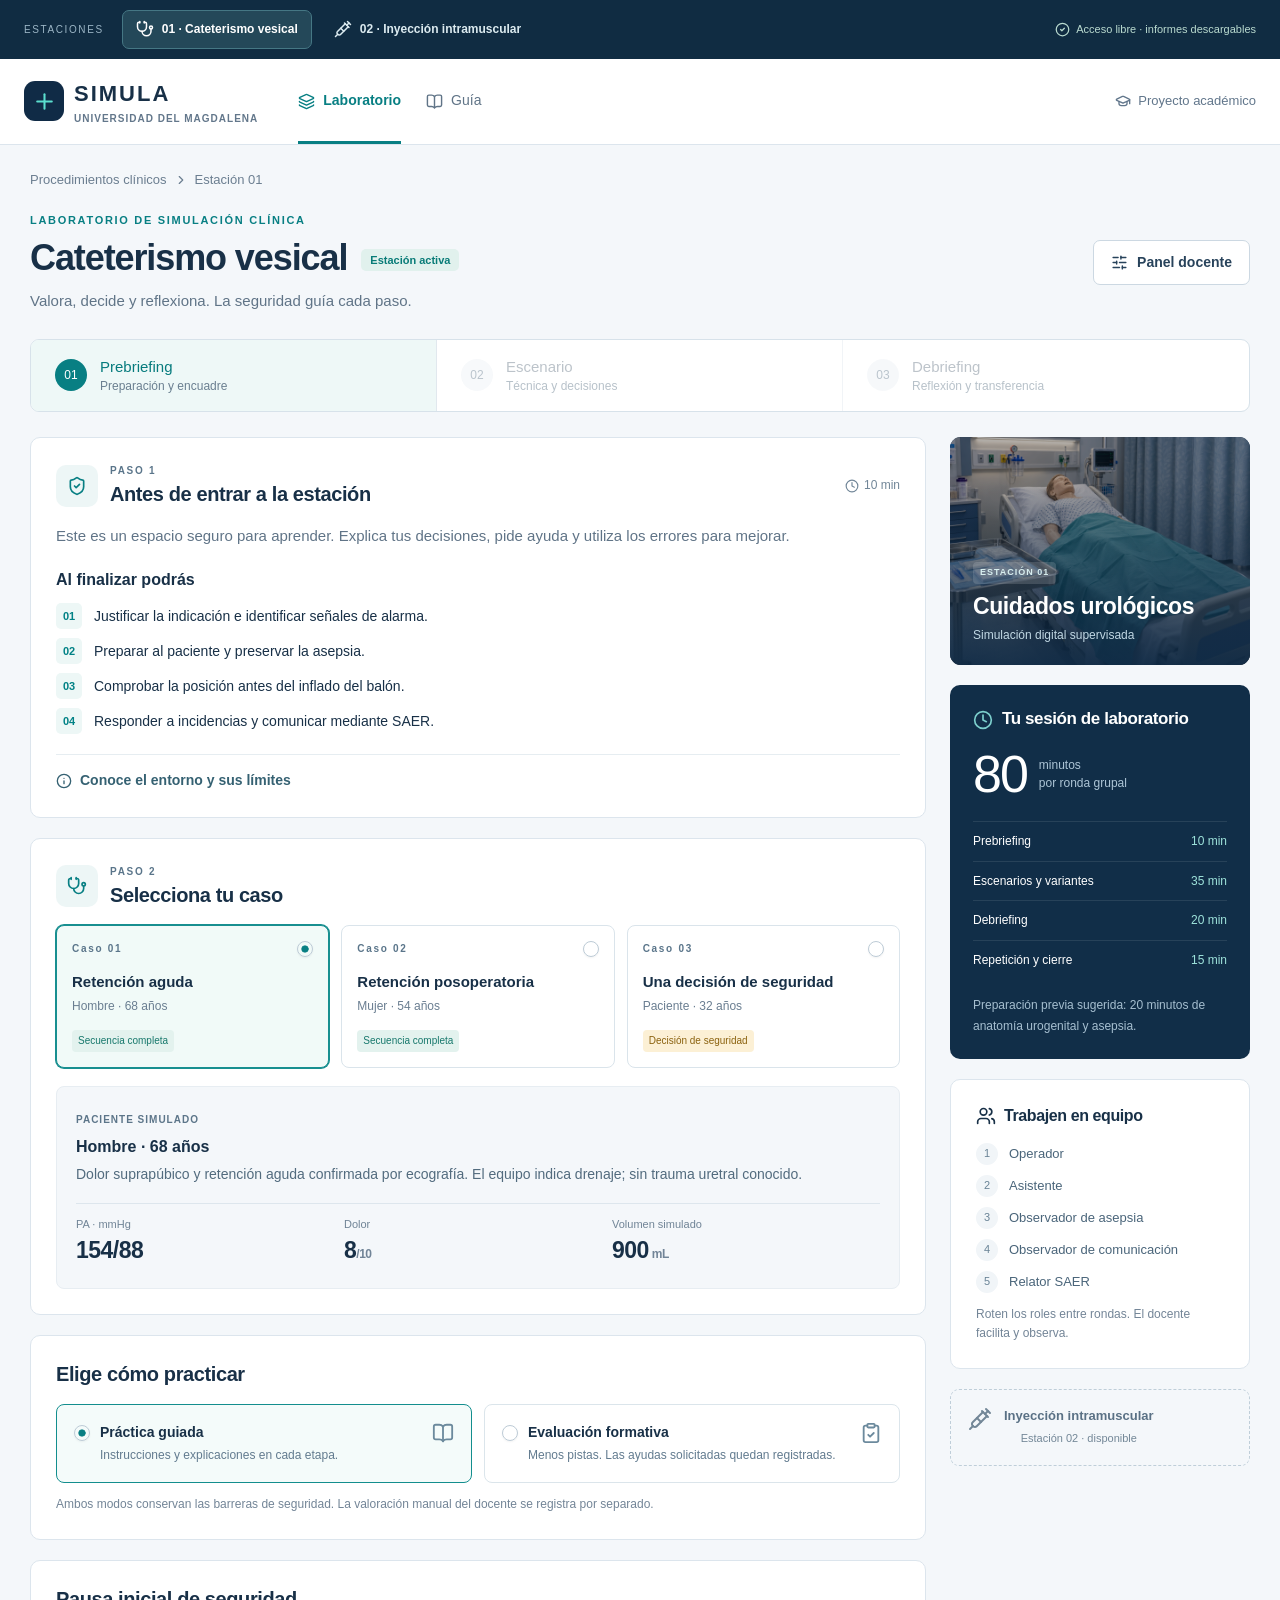
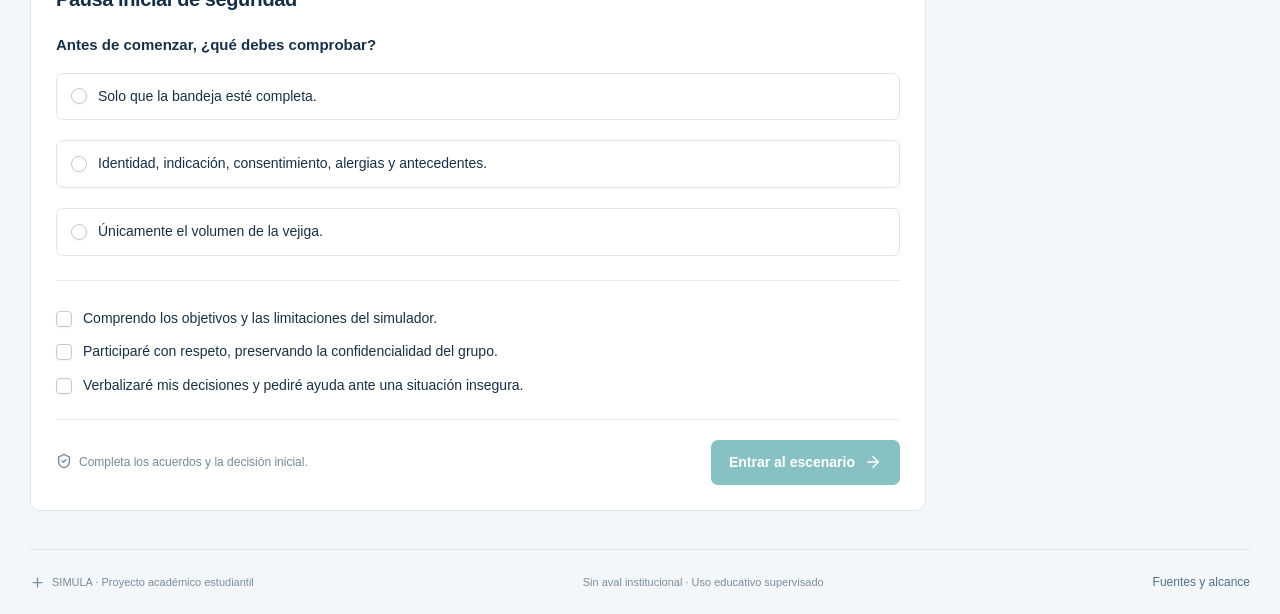
<file: index.html>
<!doctype html>
<html lang="es">
<head>
  <!-- == AQUÍ SE DEFINEN LOS METADATOS DEL LABORATORIO ESTÁTICO == -->
  <meta charset="UTF-8" />
  <meta name="viewport" content="width=device-width, initial-scale=1.0" />
  <meta name="description" content="Laboratorio de simulación clínica: cateterismo vesical e inyección intramuscular, con informes PDF locales." />
  <link rel="icon" href="./favicon.svg" />
  <title>SIMULA · Laboratorio de simulación clínica</title>
  <script type="module" crossorigin src="./assets/index-Gvp-WPJT.js"></script>
  <link rel="stylesheet" crossorigin href="./assets/index-CmR13Bh_.css">
</head>
<body>
  <!-- == AQUÍ REACT PRESENTA LAS DOS ESTACIONES == -->
  <div id="root"></div>
  <noscript>Activa JavaScript para utilizar el laboratorio y generar informes PDF.</noscript>
</body>
</html>
</file>
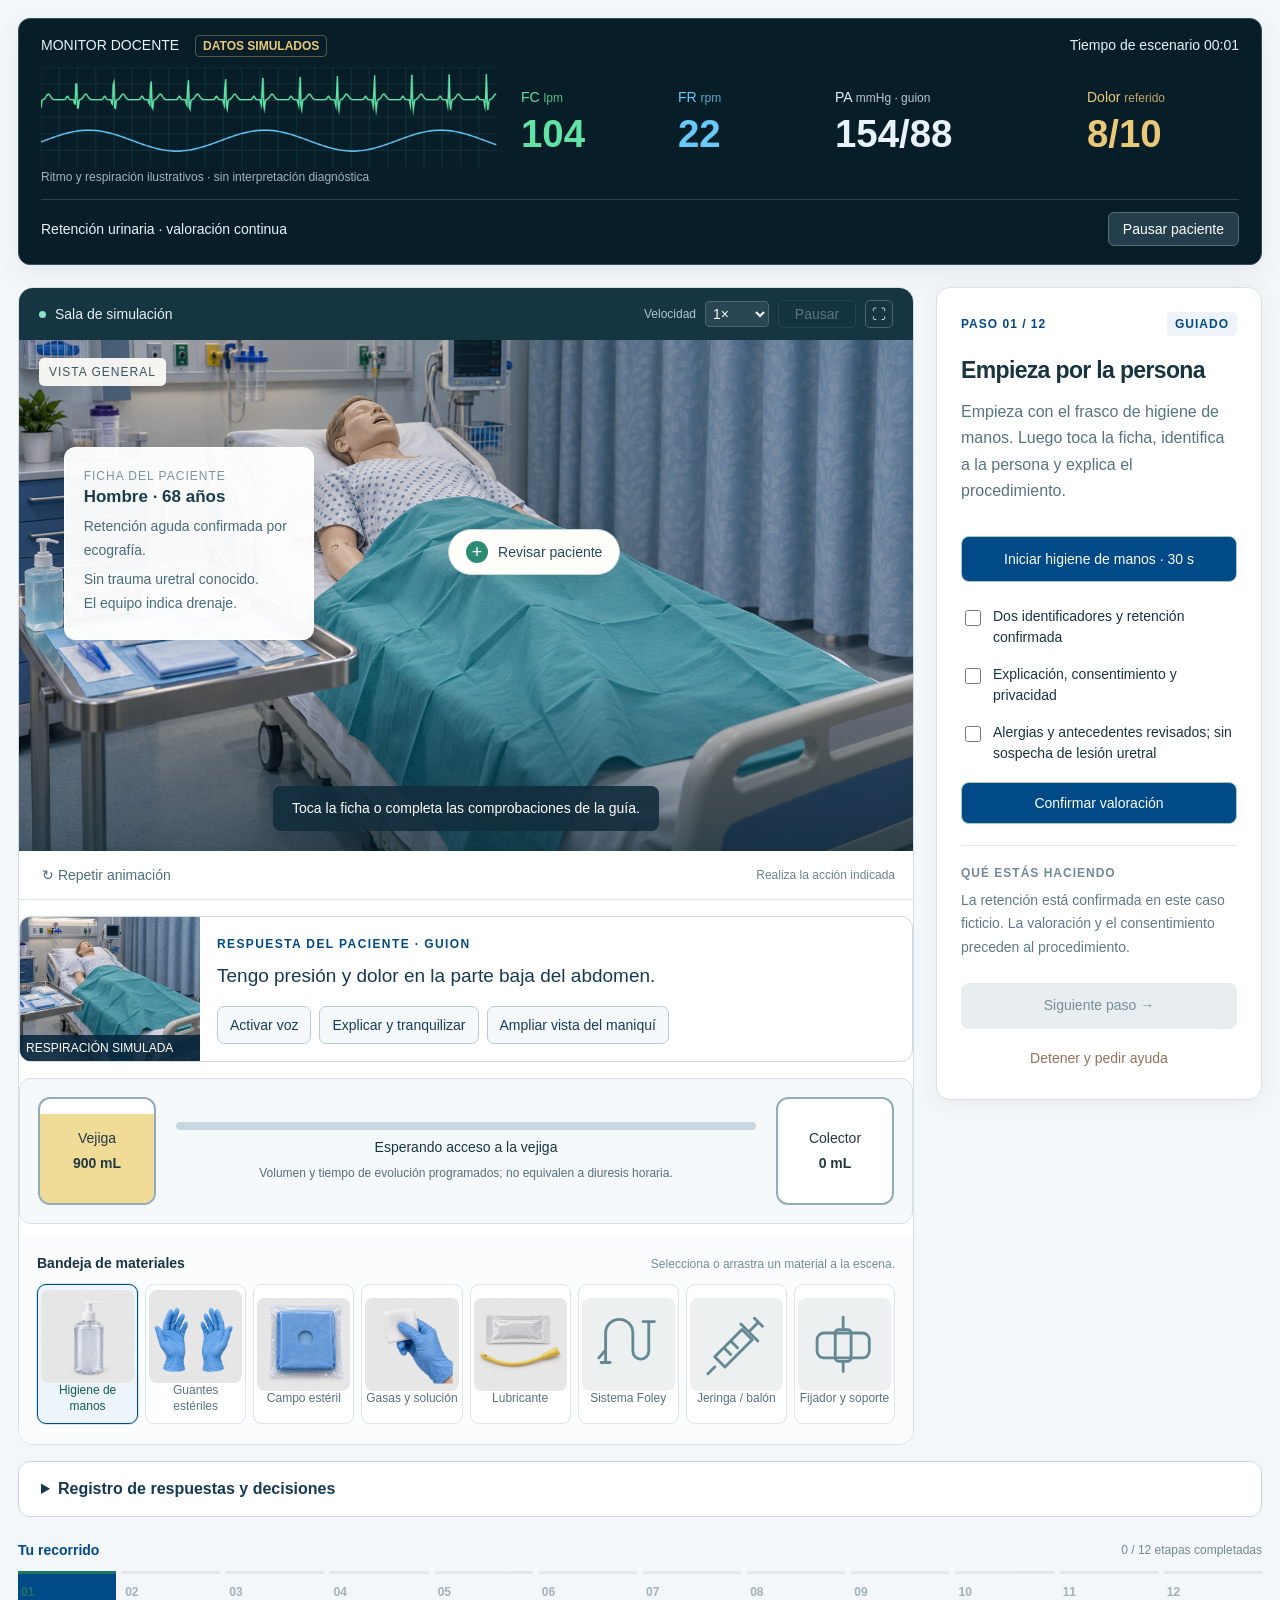
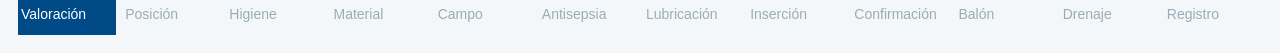
<file: simulator/index.html>
<!doctype html>
<html lang="es">
  <!-- == AQUÍ SE DEFINE EL BLOQUE HTML HEAD  == -->
  <head>
    <meta charset="utf-8" />
    <meta name="viewport" content="width=device-width,initial-scale=1" />
    <title>CLINICA · Cateterismo vesical</title>
    <link rel="preload" as="image" href="assets/hygiene.png" />
    <meta
      name="description"
      content="Practica cateterismo vesical con un maniquí virtual, monitor animado, respuestas programadas, drenaje e incidencias docentes."
    />
    <meta name="theme-color" content="#122b37" />
    <link rel="icon" type="image/png" href="./assets/Escudo_unimag_sm.png" />
    <link rel="stylesheet" href="style.css" />
    <!-- == AQUÍ SE DEFINE EL BLOQUE HTML SCRIPT  == -->
    <script src="app.js" defer></script>
    <!-- == AQUÍ SE DEFINE EL BLOQUE HTML SCRIPT  == -->
    <script src="clinical.js" defer></script>
  </head>
  <style>
    header .brand-logo {
      width: 48px !important;
      height: 48px !important;
      max-width: 48px;
      max-height: 48px;
      object-fit: contain;
    }
  </style>

  <!-- == AQUÍ SE DEFINE EL BLOQUE HTML BODY  == -->

  <body>
    <!-- == AQUÍ SE DEFINE EL BLOQUE HTML HEADER  == -->
    <header>
      <a class="brand" href="#">
        <img
          class="brand-logo"
          src="./assets/Escudo_unimag_sm.png"
          alt="Escudo Universidad del Magdalena"
        /><span
          >Universidad del Magdalena<span class="brand-sub"
            >SIMULACIÓN CLÍNICA · PROCEDIMIENTOS BASICOS</span
          ></span
        ></a
      ><span class="header-label">MANIQUÍ VIRTUAL · RESPUESTA PROGRAMADA</span>
    </header>
    <!-- == AQUÍ SE DEFINE EL BLOQUE HTML MAIN  == -->
    <main>
      <div class="title-row">
        <div>
          <p class="eyebrow">ESTACIÓN 01 / CUIDADO UROLÓGICO</p>
          <h1>Cateterismo vesical</h1>
        </div>
        <div class="scenario-control">
          <label for="scenario">Maniquí / escenario</label
          ><select id="scenario">
            <option value="male">Hombre · Retención urinaria</option>
            <option value="female">Mujer · Retención posoperatoria</option>
            <option value="trauma">Trauma · Señal de alarma</option>
          </select>
        </div>
      </div>
      <!-- == AQUÍ SE DEFINE EL BLOQUE HTML SECTION (clinical-monitor) == -->
      <section
        class="clinical-monitor"
        id="clinical-monitor"
        aria-label="Monitor del paciente simulado"
      >
        <div class="monitor-heading">
          <span>MONITOR DOCENTE <b>DATOS SIMULADOS</b></span
          ><span
            >Tiempo de escenario <time id="clinical-clock">00:00</time></span
          >
        </div>
        <div class="monitor-grid">
          <div class="trace-panel">
            <canvas
              id="waveforms"
              width="600"
              height="144"
              aria-label="Trazados ilustrativos de pulso y respiración"
            ></canvas
            ><span
              >Ritmo y respiración ilustrativos · sin interpretación
              diagnóstica</span
            >
          </div>
          <div class="vital green">
            <span>FC <small>lpm</small></span
            ><strong id="v-hr">104</strong>
          </div>
          <div class="vital blue">
            <span>FR <small>rpm</small></span
            ><strong id="v-rr">22</strong>
          </div>
          <div class="vital">
            <span>PA <small>mmHg · guion</small></span
            ><strong id="v-bp">154/88</strong>
          </div>
          <div class="vital gold">
            <span>Dolor <small>referido</small></span
            ><strong id="v-pain">8/10</strong>
          </div>
        </div>
        <div class="monitor-bottom">
          <span id="patient-status"></span
          ><button id="clinical-pause" aria-pressed="false">
            Pausar paciente
          </button>
        </div>
      </section>
      <!-- == AQUÍ SE DEFINE EL BLOQUE HTML SECTION (clinical-alert) == -->
      <section class="clinical-alert" id="clinical-alert" hidden>
        <strong>INCIDENCIA ACTIVA</strong>
        <p id="clinical-alert-text"></p>
        <div class="response-buttons">
          <button data-clinical="stop">1. Detener maniobra</button
          ><button data-clinical="assess">2. Valorar y revisar</button
          ><button data-clinical="call">3. Solicitar ayuda</button
          ><button data-clinical="resume" id="clinical-resume" disabled>
            Docente: resolver incidencia
          </button>
        </div>
        <small
          >Resolver representa la intervención del docente; no enseña a tratar
          la complicación.</small
        >
      </section>
      <div class="lab">
        <!-- == AQUÍ SE DEFINE EL BLOQUE HTML SECTION  == -->
        <section class="stage-column" aria-label="Estación de simulación">
          <div class="stage-toolbar">
            <div>
              <span class="live-dot"></span
              ><span id="camera-name">Sala de simulación</span>
            </div>
            <div class="toolbar-actions">
              <label for="speed">Velocidad</label
              ><select id="speed">
                <option value="1">1×</option>
                <option value="0.5">0,5×</option>
                <option value="0.75">0,75×</option></select
              ><button id="pause" aria-label="Pausar animación" disabled>
                Pausar</button
              ><button id="fullscreen" aria-label="Ampliar escena">⛶</button>
            </div>
          </div>
          <div class="stage" id="stage">
            <img
              class="room"
              src="assets/clinic.png"
              alt="Sala virtual con maniquí adulto sobre una camilla y bandeja de materiales"
            />
            <div class="room-shade"></div>
            <span class="view-badge" id="view-badge">VISTA GENERAL</span>
            <div id="scene"></div>
            <div class="caption" id="caption" role="status"></div>
            <div class="animation-track">
              <div id="animation-progress"></div>
            </div>
          </div>
          <div class="transport">
            <button id="replay" class="quiet">↻ Repetir animación</button
            ><span id="stage-state">Explora la estación</span
            ><button id="reset" class="quiet">Reiniciar práctica</button>
          </div>
          <!-- == AQUÍ SE DEFINE EL BLOQUE HTML SECTION  == -->
          <section class="patient-response" aria-label="Respuesta del maniquí">
            <div class="patient-view" id="breathing-view">
              <img
                src="assets/clinic.png"
                alt="Vista de la sala con maniquí; movimiento ilustrativo de respiración"
              /><span>RESPIRACIÓN SIMULADA</span>
            </div>
            <div class="patient-dialogue">
              <span class="eyebrow">RESPUESTA DEL PACIENTE · GUION</span>
              <p id="patient-voice" aria-live="polite"></p>
              <div class="response-buttons">
                <button id="patient-audio" aria-pressed="false">
                  Activar voz</button
                ><button data-clinical="reassure">
                  Explicar y tranquilizar</button
                ><button id="clinical-camera">Ampliar vista del maniquí</button>
              </div>
            </div>
          </section>
          <!-- == AQUÍ SE DEFINE EL BLOQUE HTML SECTION  == -->
          <section class="fluid-panel" aria-label="Drenaje del caso simulado">
            <div class="fluid-reservoir">
              <div class="fluid-level" id="reservoir-fill"></div>
              <span>Vejiga<br /><b id="v-bladder">900 mL</b></span>
            </div>
            <div class="fluid-middle">
              <div id="fluid-connection"></div>
              <p id="drainage-state">Esperando acceso a la vejiga</p>
              <small
                >Volumen y tiempo de evolución programados; no equivalen a
                diuresis horaria.</small
              >
            </div>
            <div class="fluid-reservoir collector">
              <div class="fluid-level" id="collector-fill"></div>
              <span
                >Colector<br /><b><span id="v-drain">0</span> mL</b></span
              >
            </div>
          </section>
          <!-- == AQUÍ SE DEFINE EL BLOQUE HTML SECTION  == -->
          <section class="tray-section">
            <div class="tray-heading">
              <h2>Bandeja de materiales</h2>
              <span>Selecciona o arrastra un material a la escena.</span>
            </div>
            <div class="tray" id="tray"></div>
          </section>
        </section>
        <!-- == AQUÍ SE DEFINE EL BLOQUE HTML ASIDE  == -->
        <aside class="guide" aria-label="Guía del procedimiento">
          <div class="guide-top">
            <span id="step-number"></span
            ><span class="guided-badge">GUIADO</span>
          </div>
          <h2 id="step-title"></h2>
          <p id="instruction"></p>
          <div id="controls"></div>
          <div id="feedback" aria-live="polite"></div>
          <div class="why">
            <span>QUÉ ESTÁS HACIENDO</span>
            <p id="explanation"></p>
          </div>
          <button id="next" class="primary" disabled>Siguiente paso →</button
          ><button id="stop" class="stop-button">Detener y pedir ayuda</button>
        </aside>
      </div>
      <details class="instructor-panel">
        <summary>
          Control del expositor · activar respuestas del maniquí
        </summary>
        <p>
          Activa un evento durante la etapa correspondiente. El monitor y el
          flujo cambian; el avance queda bloqueado hasta atenderlo.
        </p>
        <div class="incident-buttons">
          <button data-incident="resistance">Resistencia · inserción</button
          ><button data-incident="vagal">
            Respuesta vagal · desde inserción</button
          ><button data-incident="obstruction">
            Acodamiento · con retorno de orina</button
          ><button data-incident="contamination">
            Contaminación · campo a lubricación
          </button>
        </div>
        <p class="control-hint">
          Cada evento es un guion deliberado. La técnica correcta no garantiza
          estos valores ni excluye complicaciones en un paciente.
        </p>
      </details>
      <!-- == AQUÍ SE DEFINE EL BLOQUE HTML SECTION (clinical-summary) == -->
      <section class="clinical-summary" id="clinical-summary" hidden>
        <h2>Reflexión de la práctica</h2>
        <p id="summary-text"></p>
        <p>
          ¿Se mantuvo la esterilidad? ¿Qué cambió en el paciente? ¿Qué
          comprobaste antes de inflar el balón? ¿Qué comunicarías con SAER?
        </p>
      </section>
      <details class="event-log">
        <summary>Registro de respuestas y decisiones</summary>
        <ol id="clinical-log"></ol>
      </details>
      <!-- == AQUÍ SE DEFINE EL BLOQUE HTML SECTION  == -->
      <section class="sequence">
        <div class="sequence-top">
          <h2>Tu recorrido</h2>
          <span id="overall"></span>
        </div>
        <!-- == AQUÍ SE DEFINE EL BLOQUE HTML NAV (timeline) == -->
        <nav id="timeline" aria-label="Etapas del procedimiento"></nav>
      </section>
      <!-- == AQUÍ SE DEFINE EL BLOQUE HTML FOOTER  == -->
      <footer>
        <p>
          Maniquí virtual con respuestas fisiológicas programadas, monitor y
          drenaje animados. No es un modelo fisiológico validado ni un equipo de
          alta fidelidad: no reproduce tacto ni resistencia física. Valores
          ilustrativos y tiempo de drenaje abreviado. Requiere revisión y
          acompañamiento docente. Proyecto académico estudiantil no oficial, sin
          aval institucional.
        </p>
        <details>
          <summary>Fuentes, anatomía y alcance</summary>
          <p>
            Escena ilustrativa con maniquí. Los esquemas son funcionales y no
            están a escala; no permiten calcular profundidad, fuerza o volumen.
            Técnica y materiales según protocolo institucional y fabricante.
            Revisión docente pendiente. Respuestas programadas para la
            exposición; no usar para tomar decisiones clínicas.
          </p>
          <ul>
            <li>
              <a
                href="https://cdn.unimagdalena.edu.co/"
                target="_blank"
                rel="noopener"
                >Universidad del Magdalena · Referencia de colores
                institucionales</a
              >
            </li>
            <li>
              <a
                href="https://www.msdmanuals.com/professional/injuries-poisoning/genitourinary-tract-trauma/urethral-trauma"
                target="_blank"
                rel="noopener"
                >MSD · Trauma uretral y valoración previa</a
              >
            </li>
            <li>
              <a
                href="https://www.cdc.gov/infection-control/hcp/cauti/summary-of-recommendations.html"
                target="_blank"
                rel="noopener"
                >CDC · Prevención de infección asociada al catéter</a
              >
            </li>
            <li>
              <a
                href="https://www.merckmanuals.com/professional/genitourinary-disorders/how-to-do-genitourinary-procedures/how-to-do-urethral-catheterization-in-a-male"
                target="_blank"
                rel="noopener"
                >MSD/Merck · Cateterismo masculino</a
              >
            </li>
            <li>
              <a
                href="https://www.msdmanuals.com/professional/genitourinary-disorders/how-to-do-genitourinary-procedures/how-to-do-urethral-catheterization-in-a-female"
                target="_blank"
                rel="noopener"
                >MSD · Cateterismo femenino</a
              >
            </li>
            <li>
              <a
                href="https://www.ncbi.nlm.nih.gov/books/NBK593198/"
                target="_blank"
                rel="noopener"
                >Open RN · Nursing Skills, capítulo 21</a
              >
            </li>
            <li>
              <a
                href="https://www.who.int/docs/default-source/patient-safety/how-to-handrub-poster.pdf"
                target="_blank"
                rel="noopener"
                >OMS · Técnica de fricción de manos</a
              >
            </li>
          </ul>
        </details>
      </footer>
    </main>
    <!-- == AQUÍ SE DEFINE EL BLOQUE HTML DIALOG (help-dialog) == -->
    <dialog id="help-dialog">
      <div class="dialog-content">
        <p class="eyebrow">PAUSA DE SEGURIDAD</p>
        <h2>Detén la maniobra.</h2>
        <p>
          Ante dolor intenso, resistencia, sangrado o posición incierta, no
          fuerces ni infles el balón. Solicita valoración cualificada. Este
          simulador no enseña a resolver una inserción difícil.
        </p>
        <p>
          El maniquí está en pausa. Puedes volver a la demostración cuando hayas
          revisado la señal de alarma.
        </p>
        <button class="primary" id="close-help">
          Volver a la demostración
        </button>
      </div>
    </dialog>
    <!-- == AQUÍ SE DEFINE EL BLOQUE HTML DIALOG (reset-dialog) == -->
    <dialog id="reset-dialog">
      <div class="dialog-content">
        <h2>¿Reiniciar la práctica?</h2>
        <p>Se borrarán las acciones de este intento.</p>
        <div class="dialog-actions">
          <button id="cancel-reset" class="secondary">Continuar aquí</button
          ><button id="confirm-reset" class="primary">Reiniciar</button>
        </div>
      </div>
    </dialog>
    <!-- == AQUÍ SE DEFINE EL BLOQUE HTML SCRIPT  == -->
    <script src="lab-bridge.js" defer></script>
  </body>
</html>
</file>
<file: simulator/style.css>
/* == AQUÍ SE APLICAN ESTILOS A: :root == */
:root {
  font-family: "DM Sans", sans-serif;
  color: #183440;
  background: #edf2f5;
  font-synthesis: none;
  --navy: #153541;
  --green: #0c7261;
  --line: #dbe5e9;
}
/* == AQUÍ SE APLICAN ESTILOS A: * == */
* {
  box-sizing: border-box;
}
/* == AQUÍ SE APLICAN ESTILOS A: body == */
body {
  margin: 0;
}
button,
select,
/* == AQUÍ SE APLICAN ESTILOS A: input == */
input {
  font: inherit;
}
button,
select,
/* == AQUÍ SE APLICAN ESTILOS A: summary == */
summary {
  cursor: pointer;
}
/* == AQUÍ SE APLICAN ESTILOS A: button:disabled == */
button:disabled {
  cursor: default;
}
button,
a,
select,
input,
/* == AQUÍ SE APLICAN ESTILOS A: summary == */
summary {
  touch-action: manipulation;
}
button:focus-visible,
a:focus-visible,
select:focus-visible,
input:focus-visible,
/* == AQUÍ SE APLICAN ESTILOS A: summary:focus-visible == */
summary:focus-visible {
  outline: 3px solid #2fa592;
  outline-offset: 4px;
}
/* == AQUÍ SE APLICAN ESTILOS A: header == */
header {
  height: 78px;
  display: flex;
  align-items: center;
  justify-content: space-between;
  padding: 0 4%;
  background: #fff;
  border-bottom: 1px solid var(--line);
}
/* == AQUÍ SE APLICAN ESTILOS A: .brand == */
.brand {
  display: flex;
  align-items: center;
  gap: 11px;
  color: var(--navy);
  text-decoration: none;
  font-family: Manrope, sans-serif;
  font-size: 29px;
  font-weight: 800;
  letter-spacing: -1.5px;
}
/* == AQUÍ SE APLICAN ESTILOS A: .mark == */
.mark {
  background: var(--navy);
  color: #90e6cd;
  display: grid;
  place-items: center;
  width: 36px;
  height: 39px;
  border-radius: 10px;
  font-size: 24px;
}
/* == AQUÍ SE APLICAN ESTILOS A: .brand-sub == */
.brand-sub {
  font-size: 12px;
  letter-spacing: 1.4px;
  font-weight: 600;
  border-left: 1px solid #d0dce2;
  padding-left: 20px;
  margin-left: 9px;
  color: #667e89;
}
/* == AQUÍ SE APLICAN ESTILOS A: .header-label == */
.header-label {
  font-size: 12px;
  letter-spacing: 1.2px;
  color: #68828e;
}
/* == AQUÍ SE APLICAN ESTILOS A: main == */
main {
  max-width: 1660px;
  padding: 28px 4% 18px;
  margin: auto;
}
/* == AQUÍ SE APLICAN ESTILOS A: .title-row == */
.title-row {
  display: flex;
  align-items: center;
  justify-content: space-between;
  gap: 24px;
  margin-bottom: 25px;
}
/* == AQUÍ SE APLICAN ESTILOS A: .eyebrow == */
.eyebrow {
  font-size: 12px;
  font-weight: 700;
  color: #698490;
  letter-spacing: 1.4px;
  margin: 0 0 7px;
}
/* == AQUÍ SE APLICAN ESTILOS A: h1 == */
h1 {
  font-family: Manrope, sans-serif;
  font-size: 30px;
  letter-spacing: -1px;
  margin: 0;
  font-weight: 800;
}
/* == AQUÍ SE APLICAN ESTILOS A: .scenario-control label == */
.scenario-control label {
  display: block;
  font-size: 12px;
  margin-bottom: 6px;
  color: #637c88;
}
/* == AQUÍ SE APLICAN ESTILOS A: .scenario-control select == */
.scenario-control select {
  background: white;
  border: 1px solid #cfdae0;
  border-radius: 8px;
  padding: 10px 30px 10px 13px;
  font-size: 14px;
  color: #274553;
  max-width: 100%;
}
/* == AQUÍ SE APLICAN ESTILOS A: .lab == */
.lab {
  display: grid;
  grid-template-columns: minmax(0, 1fr) 326px;
  gap: 22px;
  align-items: start;
}
/* == AQUÍ SE APLICAN ESTILOS A: .stage-column == */
.stage-column {
  min-width: 0;
  border: 1px solid #d4dfe5;
  background: white;
  border-radius: 15px;
  overflow: hidden;
}
/* == AQUÍ SE APLICAN ESTILOS A: .stage-toolbar == */
.stage-toolbar {
  display: flex;
  align-items: center;
  justify-content: space-between;
  gap: 12px;
  background: #153541;
  color: #e5f0f5;
  padding: 12px 20px;
  font-size: 14px;
}
/* == AQUÍ SE APLICAN ESTILOS A: .stage-toolbar > div == */
.stage-toolbar > div {
  display: flex;
  align-items: center;
  gap: 9px;
}
/* == AQUÍ SE APLICAN ESTILOS A: .live-dot == */
.live-dot {
  height: 7px;
  width: 7px;
  border-radius: 50%;
  background: #8be2c7;
}
/* == AQUÍ SE APLICAN ESTILOS A: .toolbar-actions label == */
.toolbar-actions label {
  font-size: 12px;
  color: #aec5d0;
}
/* == AQUÍ SE APLICAN ESTILOS A: .toolbar-actions select == */
.toolbar-actions select {
  background: #284752;
  color: #f6fafc;
  border: 1px solid #4a6570;
  border-radius: 4px;
  padding: 3px;
  font-size: 12px;
}
/* == AQUÍ SE APLICAN ESTILOS A: .toolbar-actions button == */
.toolbar-actions button {
  border: 1px solid #4a6570;
  background: none;
  color: #dcebf0;
  border-radius: 5px;
  width: 28px;
  height: 28px;
}
/* == AQUÍ SE APLICAN ESTILOS A: .toolbar-actions button:disabled == */
.toolbar-actions button:disabled {
  opacity: 0.35;
}
/* == AQUÍ SE APLICAN ESTILOS A: .stage == */
.stage {
  position: relative;
  min-height: 440px;
  aspect-ratio: 1.75;
  overflow: hidden;
  background: #e3edf0;
  isolation: isolate;
}
/* == AQUÍ SE APLICAN ESTILOS A: .room == */
.room {
  position: absolute;
  inset: 0;
  width: 100%;
  height: 100%;
  object-fit: cover;
  object-position: center 48%;
  transition:
    filter 0.6s,
    transform 1s;
}
/* == AQUÍ SE APLICAN ESTILOS A: .stage.focus .room == */
.stage.focus .room {
  filter: blur(7px);
  transform: scale(1.08);
}
/* == AQUÍ SE APLICAN ESTILOS A: .room-shade == */
.room-shade {
  position: absolute;
  inset: 0;
  background: linear-gradient(0deg, #09243399, transparent 36%, #132e3820);
  pointer-events: none;
}
/* == AQUÍ SE APLICAN ESTILOS A: .stage.focus .room-shade == */
.stage.focus .room-shade {
  background: #e8f0f1ed;
}
/* == AQUÍ SE APLICAN ESTILOS A: .view-badge == */
.view-badge {
  position: absolute;
  top: 18px;
  left: 20px;
  background: #fffefaeb;
  padding: 7px 10px;
  border-radius: 5px;
  letter-spacing: 1px;
  font-size: 12px;
  color: #3a5663;
  z-index: 3;
}
/* == AQUÍ SE APLICAN ESTILOS A: .caption == */
.caption {
  position: absolute;
  bottom: 20px;
  left: 50%;
  transform: translateX(-50%);
  max-width: 90%;
  width: max-content;
  text-align: center;
  color: white;
  background: #122e3de8;
  padding: 12px 19px;
  border-radius: 8px;
  font-size: 14px;
  line-height: 1.5;
  z-index: 8;
  box-shadow: 0 4px 20px #142f3520;
}
/* == AQUÍ SE APLICAN ESTILOS A: .caption:empty == */
.caption:empty {
  display: none;
}
/* == AQUÍ SE APLICAN ESTILOS A: .animation-track == */
.animation-track {
  position: absolute;
  bottom: 0;
  left: 0;
  right: 0;
  height: 4px;
  background: #15364115;
  z-index: 9;
}
/* == AQUÍ SE APLICAN ESTILOS A: .animation-track > div == */
.animation-track > div {
  background: #65c6a9;
  height: 100%;
  width: 0;
}
/* == AQUÍ SE APLICAN ESTILOS A: #scene == */
#scene {
  position: absolute;
  inset: 0;
}
/* == AQUÍ SE APLICAN ESTILOS A: .transport == */
.transport {
  display: flex;
  align-items: center;
  justify-content: space-between;
  gap: 12px;
  padding: 11px 18px;
  border-bottom: 1px solid var(--line);
  font-size: 12px;
  color: #6c838e;
  flex-wrap: wrap;
}
/* == AQUÍ SE APLICAN ESTILOS A: .quiet == */
.quiet {
  border: 0;
  background: none;
  color: #4f6f7c;
  font-size: 12px;
  padding: 5px;
}
/* == AQUÍ SE APLICAN ESTILOS A: .quiet:hover == */
.quiet:hover {
  color: var(--green);
}
/* == AQUÍ SE APLICAN ESTILOS A: .quiet:disabled == */
.quiet:disabled {
  opacity: 0.45;
}
/* == AQUÍ SE APLICAN ESTILOS A: .tray-section == */
.tray-section {
  padding: 17px 18px 20px;
  background: #fafcfd;
}
/* == AQUÍ SE APLICAN ESTILOS A: .tray-heading == */
.tray-heading {
  display: flex;
  align-items: baseline;
  justify-content: space-between;
  gap: 16px;
  margin-bottom: 13px;
}
/* == AQUÍ SE APLICAN ESTILOS A: .tray-heading h2 == */
.tray-heading h2 {
  font-size: 14px;
  margin: 0;
}
/* == AQUÍ SE APLICAN ESTILOS A: .tray-heading > span == */
.tray-heading > span {
  font-size: 12px;
  color: #748b96;
}
/* == AQUÍ SE APLICAN ESTILOS A: .tray == */
.tray {
  display: grid;
  grid-template-columns: repeat(8, minmax(0, 1fr));
  gap: 7px;
}
/* == AQUÍ SE APLICAN ESTILOS A: .material == */
.material {
  background: #fff;
  border: 1px solid #dae5e9;
  border-radius: 9px;
  min-width: 0;
  padding: 5px 3px 8px;
  color: #58727f;
  text-align: center;
  position: relative;
}
/* == AQUÍ SE APLICAN ESTILOS A: .material .asset == */
.material .asset {
  width: 100%;
  height: auto;
  aspect-ratio: 1;
  display: block;
}
/* == AQUÍ SE APLICAN ESTILOS A: .material.active == */
.material.active {
  border-color: #328874;
  color: #165d4e;
  background: #eff9f4;
  box-shadow: 0 0 0 1px #32887430;
}
/* == AQUÍ SE APLICAN ESTILOS A: .material.used::after == */
.material.used::after {
  content: "✓";
  position: absolute;
  right: 4px;
  top: 4px;
  color: #22765e;
  background: #e5f5ed;
  border-radius: 50%;
  width: 17px;
  height: 17px;
  font-size: 12px;
}
/* == AQUÍ SE APLICAN ESTILOS A: .material:hover == */
.material:hover {
  border-color: #328874;
  transform: translateY(-2px);
}
/* == AQUÍ SE APLICAN ESTILOS A: .material span:last-child == */
.material span:last-child {
  font-size: 12px;
  line-height: 1.3;
  display: block;
  overflow-wrap: anywhere;
}
/* == AQUÍ SE APLICAN ESTILOS A: .asset == */
.asset {
  background-image: url("assets/materials.png");
  background-size: 300% 200%;
  background-repeat: no-repeat;
  background-color: #edf0f1;
  border-radius: 8px;
  aspect-ratio: 1;
}
/* == AQUÍ SE APLICAN ESTILOS A: .sprite-0 == */
.sprite-0 {
  background-position: 0 0;
}
/* == AQUÍ SE APLICAN ESTILOS A: .sprite-1 == */
.sprite-1 {
  background-position: 50% 0;
}
/* == AQUÍ SE APLICAN ESTILOS A: .sprite-2 == */
.sprite-2 {
  background-position: 100% 0;
}
/* == AQUÍ SE APLICAN ESTILOS A: .sprite-3 == */
.sprite-3 {
  background-position: 0 100%;
}
/* == AQUÍ SE APLICAN ESTILOS A: .sprite-4 == */
.sprite-4 {
  background-position: 50% 100%;
}
/* == AQUÍ SE APLICAN ESTILOS A: .sprite-5 == */
.sprite-5 {
  background-position: 100% 100%;
}
/* == AQUÍ SE APLICAN ESTILOS A: .icon-asset == */
.icon-asset {
  display: grid !important;
  place-items: center;
  background-image: none;
}
/* == AQUÍ SE APLICAN ESTILOS A: .icon-asset svg == */
.icon-asset svg {
  width: 78%;
  height: 78%;
  stroke: #658994;
  fill: none;
  stroke-width: 2.5;
  stroke-linecap: round;
  stroke-linejoin: round;
}
/* == AQUÍ SE APLICAN ESTILOS A: .guide == */
.guide {
  background: white;
  border: 1px solid #d7e2e6;
  border-radius: 14px;
  padding: 24px;
  min-height: 555px;
  box-shadow: 0 4px 20px #1b3b4510;
}
/* == AQUÍ SE APLICAN ESTILOS A: .guide-top == */
.guide-top {
  display: flex;
  justify-content: space-between;
  align-items: center;
  margin-bottom: 19px;
  font-size: 12px;
  letter-spacing: 1px;
  color: #698690;
  font-weight: 700;
}
/* == AQUÍ SE APLICAN ESTILOS A: .guided-badge == */
.guided-badge {
  background: #eaf4f0;
  padding: 5px 8px;
  border-radius: 5px;
  font-size: 12px;
  color: #328168;
}
/* == AQUÍ SE APLICAN ESTILOS A: .guide h2 == */
.guide h2 {
  font-family: Manrope, sans-serif;
  font-size: 23px;
  line-height: 1.35;
  letter-spacing: -0.65px;
  margin: 0 0 13px;
}
/* == AQUÍ SE APLICAN ESTILOS A: .guide > p == */
.guide > p {
  font-size: 16px;
  line-height: 1.65;
  color: #577381;
  margin: 0 0 21px;
}
/* == AQUÍ SE APLICAN ESTILOS A: .why == */
.why {
  border-top: 1px solid #e2e9ec;
  padding-top: 17px;
  margin: 21px 0;
}
/* == AQUÍ SE APLICAN ESTILOS A: .why > span == */
.why > span {
  font-size: 12px;
  letter-spacing: 1px;
  font-weight: 700;
  color: #738a96;
}
/* == AQUÍ SE APLICAN ESTILOS A: .why p == */
.why p {
  font-size: 14px;
  color: #5f7a88;
  line-height: 1.7;
  margin: 8px 0 0;
}
.primary,
/* == AQUÍ SE APLICAN ESTILOS A: .secondary == */
.secondary {
  padding: 13px 17px;
  border-radius: 8px;
  font-size: 14px;
  border: 0;
  line-height: 1.4;
}
/* == AQUÍ SE APLICAN ESTILOS A: .primary == */
.primary {
  background: var(--navy);
  color: white;
}
/* == AQUÍ SE APLICAN ESTILOS A: .primary:hover == */
.primary:hover {
  background: #245261;
}
/* == AQUÍ SE APLICAN ESTILOS A: .primary:disabled == */
.primary:disabled {
  background: #e8eef0;
  color: #7a8e97;
}
/* == AQUÍ SE APLICAN ESTILOS A: .secondary == */
.secondary {
  border: 1px solid #cfdde3;
  background: #f8fbfc;
  color: #355a69;
}
/* == AQUÍ SE APLICAN ESTILOS A: .guide > .primary == */
.guide > .primary {
  width: 100%;
  margin-top: 2px;
}
/* == AQUÍ SE APLICAN ESTILOS A: .stop-button == */
.stop-button {
  display: block;
  width: 100%;
  border: 0;
  background: transparent;
  color: #94715d;
  font-size: 12px;
  margin-top: 12px;
  padding: 9px;
}
/* == AQUÍ SE APLICAN ESTILOS A: .check-row == */
.check-row {
  display: flex;
  align-items: flex-start;
  gap: 9px;
  font-size: 14px;
  line-height: 1.5;
  padding: 8px 0;
  cursor: pointer;
}
/* == AQUÍ SE APLICAN ESTILOS A: .check-row input == */
.check-row input {
  margin-top: 4px;
  width: 16px;
  height: 16px;
  accent-color: var(--green);
  flex-shrink: 0;
}
/* == AQUÍ SE APLICAN ESTILOS A: .control-hint == */
.control-hint {
  font-size: 14px;
  color: #67808d;
  line-height: 1.6;
  margin: 10px 0;
}
/* == AQUÍ SE APLICAN ESTILOS A: .action-button == */
.action-button {
  width: 100%;
  border: 1px solid #a6c9bc;
  border-radius: 8px;
  background: #edf7f1;
  color: #fcfdf8;
  padding: 12px;
  margin-top: 10px;
  font-size: 14px;
}
/* == AQUÍ SE APLICAN ESTILOS A: .action-button:disabled == */
.action-button:disabled {
  opacity: 0.5;
}
/* == AQUÍ SE APLICAN ESTILOS A: .range-label == */
.range-label {
  display: flex;
  justify-content: space-between;
  font-size: 12px;
  color: #617d87;
  margin-top: 14px;
}
/* == AQUÍ SE APLICAN ESTILOS A: input[type="range"] == */
input[type="range"] {
  width: 100%;
  accent-color: #208274;
  height: 36px;
  margin: 3px 0;
  cursor: ew-resize;
}
/* == AQUÍ SE APLICAN ESTILOS A: .feedback == */
.feedback {
  background: #edf7f0;
  border-left: 3px solid #3b9374;
  color: #346653;
  padding: 11px 12px;
  font-size: 14px;
  line-height: 1.6;
  margin-top: 15px;
  border-radius: 4px;
}
/* == AQUÍ SE APLICAN ESTILOS A: .feedback.warn == */
.feedback.warn {
  background: #fff5e9;
  color: #926a38;
  border-color: #d3a056;
}
/* == AQUÍ SE APLICAN ESTILOS A: .sequence == */
.sequence {
  margin-top: 25px;
}
/* == AQUÍ SE APLICAN ESTILOS A: .sequence-top == */
.sequence-top {
  display: flex;
  justify-content: space-between;
  align-items: center;
  margin-bottom: 13px;
}
/* == AQUÍ SE APLICAN ESTILOS A: .sequence h2 == */
.sequence h2 {
  font-size: 14px;
  margin: 0;
}
/* == AQUÍ SE APLICAN ESTILOS A: .sequence-top > span == */
.sequence-top > span {
  font-size: 12px;
  color: #708994;
}
/* == AQUÍ SE APLICAN ESTILOS A: #timeline == */
#timeline {
  display: grid;
  grid-template-columns: repeat(12, minmax(0, 1fr));
  gap: 6px;
}
/* == AQUÍ SE APLICAN ESTILOS A: .step-link == */
.step-link {
  min-width: 0;
  text-align: left;
  background: none;
  border: 0;
  border-top: 3px solid #d7e2e7;
  padding: 10px 3px;
  font-size: 12px;
  color: #778d98;
  line-height: 1.4;
}
/* == AQUÍ SE APLICAN ESTILOS A: .step-link b == */
.step-link b {
  display: block;
  font-size: 12px;
  margin-bottom: 5px;
  color: #7f96a1;
}
/* == AQUÍ SE APLICAN ESTILOS A: .step-link.current == */
.step-link.current {
  border-color: #1e7563;
  color: #205b4d;
}
/* == AQUÍ SE APLICAN ESTILOS A: .step-link.current b == */
.step-link.current b {
  color: #1e7563;
}
/* == AQUÍ SE APLICAN ESTILOS A: .step-link.done == */
.step-link.done {
  border-color: #91bdaf;
}
/* == AQUÍ SE APLICAN ESTILOS A: .step-link:disabled == */
.step-link:disabled {
  opacity: 0.7;
}
/* == AQUÍ SE APLICAN ESTILOS A: .step-link:hover:not(:disabled) == */
.step-link:hover:not(:disabled) {
  background: #e4eeea;
}
/* == AQUÍ SE APLICAN ESTILOS A: footer == */
footer {
  display: flex;
  gap: 35px;
  justify-content: space-between;
  margin-top: 23px;
  border-top: 1px solid #d4e0e6;
  padding-top: 17px;
  font-size: 12px;
  color: #788e9a;
  line-height: 1.7;
}
/* == AQUÍ SE APLICAN ESTILOS A: footer > p == */
footer > p {
  margin: 0;
  max-width: 740px;
}
/* == AQUÍ SE APLICAN ESTILOS A: footer details == */
footer details {
  max-width: 600px;
}
/* == AQUÍ SE APLICAN ESTILOS A: footer a == */
footer a {
  color: #447b76;
}
/* == AQUÍ SE APLICAN ESTILOS A: footer ul == */
footer ul {
  padding-left: 18px;
}
/* == AQUÍ SE APLICAN ESTILOS A: .hotspot == */
.hotspot {
  position: absolute;
  background: #fffefa;
  border: 1px solid #c2d9d5;
  color: #204e5a;
  border-radius: 30px;
  box-shadow: 0 3px 20px #133a3d23;
  padding: 11px 17px;
  display: flex;
  gap: 10px;
  align-items: center;
  font-size: 14px;
  z-index: 3;
}
/* == AQUÍ SE APLICAN ESTILOS A: .hotspot::before == */
.hotspot::before {
  content: "+";
  border-radius: 50%;
  background: #2c8b73;
  color: white;
  display: grid;
  place-items: center;
  width: 22px;
  height: 22px;
  font-size: 18px;
}
/* == AQUÍ SE APLICAN ESTILOS A: .hotspot:hover == */
.hotspot:hover {
  transform: scale(1.04);
}
/* == AQUÍ SE APLICAN ESTILOS A: .patient-hotspot == */
.patient-hotspot {
  top: 37%;
  left: 48%;
}
/* == AQUÍ SE APLICAN ESTILOS A: .clinic-card == */
.clinic-card {
  position: absolute;
  top: 21%;
  left: 5%;
  padding: 19px;
  background: #fffffff5;
  border: 1px solid white;
  box-shadow: 0 10px 30px #1c344522;
  border-radius: 11px;
  width: 250px;
  max-width: 40%;
  font-size: 14px;
  color: #486b79;
}
/* == AQUÍ SE APLICAN ESTILOS A: .clinic-card h3 == */
.clinic-card h3 {
  font-size: 17px;
  color: #183e4b;
  margin: 4px 0 8px;
}
/* == AQUÍ SE APLICAN ESTILOS A: .clinic-card p == */
.clinic-card p {
  line-height: 1.7;
  margin: 5px 0;
}
/* == AQUÍ SE APLICAN ESTILOS A: .clinic-card small == */
.clinic-card small {
  font-size: 12px;
  letter-spacing: 1px;
  color: #7a969f;
}
/* == AQUÍ SE APLICAN ESTILOS A: .stamp == */
.stamp {
  position: absolute;
  right: 8%;
  top: 25%;
  border: 2px solid #2c9676;
  background: #effaf4f5;
  color: #218263;
  border-radius: 10px;
  padding: 17px;
  font-size: 15px;
  font-weight: 700;
  transform: rotate(-5deg);
  box-shadow: 0 3px 20px #1c344520;
}
/* == AQUÍ SE APLICAN ESTILOS A: .hands-center == */
.hands-center {
  position: absolute;
  width: 220px;
  max-width: 40%;
  left: 50%;
  top: 49%;
  transform: translate(-50%, -50%);
}
/* == AQUÍ SE APLICAN ESTILOS A: .action-sprite == */
.action-sprite {
  position: absolute;
  left: 18%;
  top: 44%;
  width: 140px;
  max-width: 25%;
  transform: translate(-50%, -50%);
  box-shadow: 0 7px 20px #264c5612;
}
/* == AQUÍ SE APLICAN ESTILOS A: .stage svg.diagram == */
.stage svg.diagram {
  position: absolute;
  width: 100%;
  height: 100%;
  inset: 0;
  font-family: "DM Sans", sans-serif;
}
/* == AQUÍ SE APLICAN ESTILOS A: .diagram text == */
.diagram text {
  font-size: 16px;
  fill: #466571;
}
/* == AQUÍ SE APLICAN ESTILOS A: .diagram .small-text == */
.diagram .small-text {
  font-size: 12px;
  fill: #6e8996;
}
/* == AQUÍ SE APLICAN ESTILOS A: .diagram .strong-text == */
.diagram .strong-text {
  font-weight: 700;
  fill: #264c59;
}
/* == AQUÍ SE APLICAN ESTILOS A: .diagram .label-line == */
.diagram .label-line {
  stroke: #95aeb7;
  stroke-width: 1;
  fill: none;
}
/* == AQUÍ SE APLICAN ESTILOS A: .scene-tag == */
.scene-tag {
  position: absolute;
  background: #f8fffbed;
  border: 1px solid #bddace;
  border-radius: 8px;
  padding: 9px 13px;
  font-size: 12px;
  color: #3b705e;
  box-shadow: 0 3px 8px #345a6108;
}
/* == AQUÍ SE APLICAN ESTILOS A: .scene-tag.right == */
.scene-tag.right {
  right: 6%;
  top: 27%;
}
/* == AQUÍ SE APLICAN ESTILOS A: .tray-preview == */
.tray-preview {
  position: absolute;
  inset: 23% 8% 21%;
  background: #f6fbfbeb;
  border: 1px solid #fff;
  border-radius: 18px;
  display: grid;
  grid-template-columns: repeat(4, 1fr);
  gap: 10px;
  padding: 15px;
  box-shadow: 0 20px 40px #2a485723;
}
/* == AQUÍ SE APLICAN ESTILOS A: .tray-slot == */
.tray-slot {
  border: 1px dashed #b8cbd0;
  display: flex;
  flex-direction: column;
  align-items: center;
  justify-content: center;
  border-radius: 9px;
  min-height: 75px;
  font-size: 12px;
  color: #708992;
  text-align: center;
}
/* == AQUÍ SE APLICAN ESTILOS A: .tray-slot .asset == */
.tray-slot .asset {
  width: 54px;
}
/* == AQUÍ SE APLICAN ESTILOS A: .tray-slot.filled == */
.tray-slot.filled {
  border-style: solid;
  background: #edf7f2;
  color: #297658;
}
/* == AQUÍ SE APLICAN ESTILOS A: .sterile-zone == */
.sterile-zone {
  position: absolute;
  inset: 25% 18% 25%;
  border: 2px dashed #60a8a0;
  border-radius: 12px;
  background: #c0e8e740;
  display: flex;
  justify-content: space-around;
  align-items: center;
}
/* == AQUÍ SE APLICAN ESTILOS A: .sterile-zone .asset == */
.sterile-zone .asset {
  width: 28%;
  box-shadow: 0 5px 14px #23485616;
}
/* == AQUÍ SE APLICAN ESTILOS A: .zone-title == */
.zone-title {
  position: absolute;
  bottom: 20%;
  left: 50%;
  transform: translateX(-50%);
  font-size: 12px;
  color: #2b7869;
  white-space: nowrap;
}
/* == AQUÍ SE APLICAN ESTILOS A: .swab-sprite == */
.swab-sprite {
  position: absolute;
  width: 110px;
  height: 110px;
  mix-blend-mode: multiply;
  pointer-events: none;
  z-index: 2;
  transform: translate(-50%, -50%);
}
/* == AQUÍ SE APLICAN ESTILOS A: .key-callout == */
.key-callout {
  position: absolute;
  left: 6%;
  top: 23%;
  font-size: 13px;
  line-height: 1.7;
  color: #476e7b;
  max-width: 150px;
}
/* == AQUÍ SE APLICAN ESTILOS A: .key-callout strong == */
.key-callout strong {
  color: #183c49;
}
/* == AQUÍ SE APLICAN ESTILOS A: .result-panel == */
.result-panel {
  position: absolute;
  inset: 18% 10% 20%;
  background: #fffffff5;
  border: 1px solid white;
  border-radius: 14px;
  padding: 25px;
  display: flex;
  flex-direction: column;
  justify-content: center;
  box-shadow: 0 15px 35px #183e4b22;
}
/* == AQUÍ SE APLICAN ESTILOS A: .result-panel h3 == */
.result-panel h3 {
  font-family: Manrope;
  font-size: 25px;
  margin: 0 0 10px;
  color: #236c56;
}
/* == AQUÍ SE APLICAN ESTILOS A: .result-panel p == */
.result-panel p {
  font-size: 14px;
  line-height: 1.7;
  color: #64838e;
  margin: 0 0 10px;
}
/* == AQUÍ SE APLICAN ESTILOS A: .mini-log == */
.mini-log {
  display: flex;
  gap: 7px;
  flex-wrap: wrap;
}
/* == AQUÍ SE APLICAN ESTILOS A: .mini-log span == */
.mini-log span {
  font-size: 12px;
  background: #edf6f0;
  color: #347c60;
  padding: 5px 8px;
  border-radius: 4px;
}
/* == AQUÍ SE APLICAN ESTILOS A: .text-field == */
.text-field {
  width: 100%;
  border: 1px solid #cbdbe2;
  border-radius: 7px;
  padding: 10px;
  font-size: 14px;
  line-height: 1.5;
  resize: vertical;
  color: #315664;
  font-family: inherit;
}
/* == AQUÍ SE APLICAN ESTILOS A: .record-label == */
.record-label {
  font-size: 14px;
  color: #5d7b86;
  display: block;
  margin-bottom: 7px;
}
/* == AQUÍ SE APLICAN ESTILOS A: .alert-band == */
.alert-band {
  position: absolute;
  top: 20%;
  left: 8%;
  right: 8%;
  background: #fff8eeed;
  border: 1px solid #ddb478;
  border-radius: 13px;
  padding: 25px;
  box-shadow: 0 12px 30px #1b35432b;
}
/* == AQUÍ SE APLICAN ESTILOS A: .alert-band h3 == */
.alert-band h3 {
  color: #9a6639;
  margin: 0 0 9px;
  font-size: 24px;
}
/* == AQUÍ SE APLICAN ESTILOS A: .alert-band p == */
.alert-band p {
  color: #846b54;
  font-size: 16px;
  line-height: 1.7;
}
/* == AQUÍ SE APLICAN ESTILOS A: .stage:fullscreen == */
.stage:fullscreen {
  width: 100vw;
  height: 100vh;
  aspect-ratio: auto;
}
/* == AQUÍ SE APLICAN ESTILOS A: .dialog-content == */
.dialog-content {
  padding: 26px;
  max-width: 440px;
}
/* == AQUÍ SE APLICAN ESTILOS A: .dialog-content h2 == */
.dialog-content h2 {
  font-family: Manrope;
  font-size: 23px;
  margin-top: 8px;
}
/* == AQUÍ SE APLICAN ESTILOS A: .dialog-content p == */
.dialog-content p {
  font-size: 16px;
  color: #5b7380;
  line-height: 1.7;
}
/* == AQUÍ SE APLICAN ESTILOS A: .dialog-actions == */
.dialog-actions {
  display: flex;
  gap: 12px;
  justify-content: flex-end;
}
/* == AQUÍ SE APLICAN ESTILOS A: dialog == */
dialog {
  border: 1px solid #cfdee3;
  border-radius: 14px;
  color: #234550;
  padding: 0;
  max-width: 90vw;
  box-shadow: 0 20px 90px #102d3d40;
}
/* == AQUÍ SE APLICAN ESTILOS A: dialog::backdrop == */
dialog::backdrop {
  background: #0d293b85;
  backdrop-filter: blur(3px);
}
/* == AQUÍ SE APLICAN ESTILOS A: .flow-dash == */
.flow-dash {
  animation: flow 1.4s linear infinite;
}
/* == AQUÍ SE APLICAN ESTILOS A: @keyframes flow == */
@keyframes flow {
  /* == AQUÍ SE APLICAN ESTILOS A: to == */
  to {
    stroke-dashoffset: -40;
  }
}
/* == AQUÍ SE APLICAN ESTILOS A: .paused .flow-dash == */
.paused .flow-dash {
  animation-play-state: paused;
}
/* == AQUÍ SE APLICAN ESTILOS A: @media (min-width: 1500px) == */
@media (min-width: 1500px) {
  /* == AQUÍ SE APLICAN ESTILOS A: .lab == */
  .lab {
    grid-template-columns: minmax(0, 1fr) 360px;
  }
  /* == AQUÍ SE APLICAN ESTILOS A: .stage == */
  .stage {
    min-height: 500px;
  }
  /* == AQUÍ SE APLICAN ESTILOS A: .guide == */
  .guide {
    padding: 28px;
  }
}
/* == AQUÍ SE APLICAN ESTILOS A: @media (max-width: 1050px) == */
@media (max-width: 1050px) {
  /* == AQUÍ SE APLICAN ESTILOS A: main == */
  main {
    padding: 25px 3%;
  }
  /* == AQUÍ SE APLICAN ESTILOS A: .lab == */
  .lab {
    grid-template-columns: minmax(0, 1fr) 290px;
    gap: 15px;
  }
  /* == AQUÍ SE APLICAN ESTILOS A: .guide == */
  .guide {
    padding: 19px;
  }
  /* == AQUÍ SE APLICAN ESTILOS A: .stage == */
  .stage {
    min-height: 420px;
  }
  /* == AQUÍ SE APLICAN ESTILOS A: .tray == */
  .tray {
    grid-template-columns: repeat(4, minmax(0, 1fr));
  }
  /* == AQUÍ SE APLICAN ESTILOS A: .material == */
  .material {
    display: flex;
    align-items: center;
    text-align: left;
    gap: 5px;
    padding: 4px;
  }
  /* == AQUÍ SE APLICAN ESTILOS A: .material .asset == */
  .material .asset {
    width: 37px;
    flex-shrink: 0;
  }
  /* == AQUÍ SE APLICAN ESTILOS A: .tray-heading > span == */
  .tray-heading > span {
    display: none;
  }
  /* == AQUÍ SE APLICAN ESTILOS A: .clinic-card == */
  .clinic-card {
    padding: 14px;
    font-size: 12px;
  }
  /* == AQUÍ SE APLICAN ESTILOS A: .clinic-card h3 == */
  .clinic-card h3 {
    font-size: 15px;
  }
  /* == AQUÍ SE APLICAN ESTILOS A: .hotspot == */
  .hotspot {
    font-size: 12px;
    padding: 9px;
  }
  /* == AQUÍ SE APLICAN ESTILOS A: .stage-toolbar == */
  .stage-toolbar {
    padding: 12px;
    font-size: 12px;
  }
  /* == AQUÍ SE APLICAN ESTILOS A: .toolbar-actions label == */
  .toolbar-actions label {
    display: none;
  }
  /* == AQUÍ SE APLICAN ESTILOS A: .caption == */
  .caption {
    font-size: 12px;
  }
  /* == AQUÍ SE APLICAN ESTILOS A: #timeline == */
  #timeline {
    grid-template-columns: repeat(6, minmax(0, 1fr));
  }
  /* == AQUÍ SE APLICAN ESTILOS A: .key-callout == */
  .key-callout {
    font-size: 12px;
    max-width: 115px;
  }
}
/* == AQUÍ SE APLICAN ESTILOS A: @media (max-width: 760px) == */
@media (max-width: 760px) {
  /* == AQUÍ SE APLICAN ESTILOS A: header == */
  header {
    height: 67px;
    padding: 0 19px;
  }
  /* == AQUÍ SE APLICAN ESTILOS A: .brand-sub == */
  .brand-sub {
    display: none;
  }
  /* == AQUÍ SE APLICAN ESTILOS A: .header-label == */
  .header-label {
    font-size: 12px;
  }
  /* == AQUÍ SE APLICAN ESTILOS A: main == */
  main {
    padding: 22px 15px;
  }
  /* == AQUÍ SE APLICAN ESTILOS A: .title-row == */
  .title-row {
    display: block;
    margin-bottom: 18px;
  }
  /* == AQUÍ SE APLICAN ESTILOS A: h1 == */
  h1 {
    font-size: 28px;
  }
  /* == AQUÍ SE APLICAN ESTILOS A: .scenario-control == */
  .scenario-control {
    margin-top: 15px;
    display: flex;
    align-items: center;
    gap: 10px;
  }
  /* == AQUÍ SE APLICAN ESTILOS A: .scenario-control label == */
  .scenario-control label {
    font-size: 12px;
    margin: 0;
    max-width: 75px;
  }
  /* == AQUÍ SE APLICAN ESTILOS A: .scenario-control select == */
  .scenario-control select {
    font-size: 12px;
    padding: 9px 22px 9px 10px;
    flex: 1;
    min-width: 0;
  }
  /* == AQUÍ SE APLICAN ESTILOS A: .lab == */
  .lab {
    display: flex;
    flex-direction: column;
    gap: 15px;
  }
  .stage-column,
  /* == AQUÍ SE APLICAN ESTILOS A: .guide == */
  .guide {
    width: 100%;
  }
  /* == AQUÍ SE APLICAN ESTILOS A: .stage == */
  .stage {
    min-height: 360px;
    aspect-ratio: 1.3;
  }
  /* == AQUÍ SE APLICAN ESTILOS A: .guide == */
  .guide {
    min-height: 0;
    padding: 22px;
  }
  /* == AQUÍ SE APLICAN ESTILOS A: .guide h2 == */
  .guide h2 {
    font-size: 23px;
  }
  /* == AQUÍ SE APLICAN ESTILOS A: .guide-top == */
  .guide-top {
    margin-bottom: 14px;
  }
  /* == AQUÍ SE APLICAN ESTILOS A: .tray-section == */
  .tray-section {
    padding: 12px;
  }
  /* == AQUÍ SE APLICAN ESTILOS A: .transport == */
  .transport {
    gap: 4px;
    padding: 8px 9px;
  }
  /* == AQUÍ SE APLICAN ESTILOS A: .transport #stage-state == */
  .transport #stage-state {
    display: none;
  }
  /* == AQUÍ SE APLICAN ESTILOS A: .material .asset == */
  .material .asset {
    width: 33px;
  }
  /* == AQUÍ SE APLICAN ESTILOS A: .stage-toolbar == */
  .stage-toolbar {
    padding: 10px 12px;
  }
  /* == AQUÍ SE APLICAN ESTILOS A: .clinic-card == */
  .clinic-card {
    top: 19%;
    left: 5%;
    max-width: 48%;
    font-size: 12px;
    padding: 13px;
  }
  /* == AQUÍ SE APLICAN ESTILOS A: .clinic-card h3 == */
  .clinic-card h3 {
    font-size: 14px;
  }
  /* == AQUÍ SE APLICAN ESTILOS A: .patient-hotspot == */
  .patient-hotspot {
    left: 44%;
    top: 65%;
    font-size: 12px;
  }
  /* == AQUÍ SE APLICAN ESTILOS A: .view-badge == */
  .view-badge {
    padding: 5px 7px;
    left: 14px;
    top: 12px;
  }
  /* == AQUÍ SE APLICAN ESTILOS A: .caption == */
  .caption {
    padding: 9px 12px;
    bottom: 14px;
    max-width: 94%;
    font-size: 12px;
  }
  /* == AQUÍ SE APLICAN ESTILOS A: .diagram text == */
  .diagram text {
    font-size: 17px;
  }
  /* == AQUÍ SE APLICAN ESTILOS A: .diagram .small-text == */
  .diagram .small-text {
    font-size: 14px;
  }
  /* == AQUÍ SE APLICAN ESTILOS A: .key-callout == */
  .key-callout {
    top: 18%;
    font-size: 12px;
    max-width: 100px;
  }
  /* == AQUÍ SE APLICAN ESTILOS A: .scene-tag == */
  .scene-tag {
    padding: 6px 8px;
  }
  /* == AQUÍ SE APLICAN ESTILOS A: .scene-tag.right == */
  .scene-tag.right {
    right: 4%;
  }
  /* == AQUÍ SE APLICAN ESTILOS A: .tray-preview == */
  .tray-preview {
    inset: 20% 4% 22%;
    gap: 5px;
    padding: 9px;
  }
  /* == AQUÍ SE APLICAN ESTILOS A: .tray-slot == */
  .tray-slot {
    min-height: 65px;
  }
  /* == AQUÍ SE APLICAN ESTILOS A: .tray-slot .asset == */
  .tray-slot .asset {
    width: 40px;
  }
  /* == AQUÍ SE APLICAN ESTILOS A: .swab-sprite == */
  .swab-sprite {
    width: 78px;
    height: 78px;
  }
  /* == AQUÍ SE APLICAN ESTILOS A: .result-panel == */
  .result-panel {
    inset: 16% 6% 20%;
    padding: 18px;
  }
  /* == AQUÍ SE APLICAN ESTILOS A: .result-panel h3 == */
  .result-panel h3 {
    font-size: 22px;
  }
  /* == AQUÍ SE APLICAN ESTILOS A: .result-panel p == */
  .result-panel p {
    font-size: 12px;
  }
  /* == AQUÍ SE APLICAN ESTILOS A: .alert-band == */
  .alert-band {
    top: 20%;
    left: 5%;
    right: 5%;
    padding: 19px;
  }
  /* == AQUÍ SE APLICAN ESTILOS A: .alert-band h3 == */
  .alert-band h3 {
    font-size: 21px;
  }
  /* == AQUÍ SE APLICAN ESTILOS A: .alert-band p == */
  .alert-band p {
    font-size: 14px;
  }
  /* == AQUÍ SE APLICAN ESTILOS A: footer == */
  footer {
    display: block;
  }
  /* == AQUÍ SE APLICAN ESTILOS A: footer details == */
  footer details {
    margin-top: 12px;
  }
  /* == AQUÍ SE APLICAN ESTILOS A: #timeline == */
  #timeline {
    grid-template-columns: repeat(4, minmax(0, 1fr));
    gap: 6px;
  }
  /* == AQUÍ SE APLICAN ESTILOS A: .stamp == */
  .stamp {
    font-size: 12px;
    padding: 10px;
    top: 56%;
    right: 9%;
  }
}
/* == AQUÍ SE APLICAN ESTILOS A: @media (prefers-reduced-motion: reduce) == */
@media (prefers-reduced-motion: reduce) {
  /* == AQUÍ SE APLICAN ESTILOS A: * == */
  * {
    animation-duration: 0.001ms !important;
    transition-duration: 0.001ms !important;
  }
  /* == AQUÍ SE APLICAN ESTILOS A: .flow-dash == */
  .flow-dash {
    animation: none;
  }
}
/* == AQUÍ SE APLICAN ESTILOS A: .hygiene-sprite == */
.hygiene-sprite {
  background-image: url("assets/hygiene.png");
}
/* == AQUÍ SE APLICAN ESTILOS A: .brand == */
.brand {
  color: #004a87;
  font-size: 20px;
  line-height: 1.25;
}
/* == AQUÍ SE APLICAN ESTILOS A: .brand .mark == */
.brand .mark {
  background: #004a87;
  color: #ffd500;
  font-size: 17px;
}
/* == AQUÍ SE APLICAN ESTILOS A: .brand-sub == */
.brand-sub {
  display: block;
  margin: 5px 0 0;
  font-size: 9px;
  letter-spacing: 1.6px;
}
/* == AQUÍ SE APLICAN ESTILOS A: header == */
header {
  border-top: 5px solid #d1ae00;
}
.primary,
/* == AQUÍ SE APLICAN ESTILOS A: .action-button == */
.action-button {
  background: #004a87;
}
.primary:hover,
/* == AQUÍ SE APLICAN ESTILOS A: .action-button:hover == */
.action-button:hover {
  background: #003a6b;
}
.eyebrow,
.guide-top,
/* == AQUÍ SE APLICAN ESTILOS A: .sequence h2 == */
.sequence h2 {
  color: #004a87;
}
/* == AQUÍ SE APLICAN ESTILOS A: .guided-badge == */
.guided-badge {
  background: #eef3fa;
  color: #004a87;
}
/* == AQUÍ SE APLICAN ESTILOS A: .step-link.current == */
.step-link.current {
  background: #004a87;
  color: white;
}
/* == AQUÍ SE APLICAN ESTILOS A: .material.active == */
.material.active {
  border-color: #004a87;
  background: #edf4fb;
}
/* == AQUÍ SE APLICAN ESTILOS A: .material-action == */
.material-action {
  width: 100%;
  margin-bottom: 16px;
  min-height: 46px;
}
/* == AQUÍ SE APLICAN ESTILOS A: .stage.focus == */
.stage.focus {
  background: #edf4fb;
}
/* == AQUÍ SE APLICAN ESTILOS A: .hands-center == */
.hands-center {
  width: 280px;
  max-width: 48%;
  top: 46%;
  left: 51%;
}
/* == AQUÍ SE APLICAN ESTILOS A: .stage:has(.hygiene-sprite) .scene-tag == */
.stage:has(.hygiene-sprite) .scene-tag {
  top: 16%;
  left: 50%;
  right: auto;
  transform: translateX(-50%);
  white-space: normal;
  width: max-content;
  max-width: 85%;
  text-align: center;
}
/* == AQUÍ SE APLICAN ESTILOS A: .stage:has(.hygiene-sprite) .action-sprite == */
.stage:has(.hygiene-sprite) .action-sprite {
  width: 85px;
}
/* == AQUÍ SE APLICAN ESTILOS A: .caption == */
.caption {
  line-height: 1.5;
}
/* == AQUÍ SE APLICAN ESTILOS A: #pause == */
#pause {
  min-width: 78px;
}
/* == AQUÍ SE APLICAN ESTILOS A: .alert-band == */
.alert-band {
  max-height: 80%;
  overflow: auto;
}
/* == AQUÍ SE APLICAN ESTILOS A: .toolbar-actions == */
.toolbar-actions {
  flex-wrap: wrap;
}
/* == AQUÍ SE APLICAN ESTILOS A: @media (max-width: 760px) == */
@media (max-width: 760px) {
  /* == AQUÍ SE APLICAN ESTILOS A: .brand == */
  .brand {
    font-size: 15px;
  }
  /* == AQUÍ SE APLICAN ESTILOS A: .brand-sub == */
  .brand-sub {
    display: block;
    font-size: 8px;
    letter-spacing: 0.5px;
  }
  /* == AQUÍ SE APLICAN ESTILOS A: .header-label == */
  .header-label {
    display: none;
  }
  /* == AQUÍ SE APLICAN ESTILOS A: .hands-center == */
  .hands-center {
    max-width: 58%;
    width: 230px;
  }
  /* == AQUÍ SE APLICAN ESTILOS A: .stage:has(.hygiene-sprite) .action-sprite == */
  .stage:has(.hygiene-sprite) .action-sprite {
    width: 60px;
  }
  /* == AQUÍ SE APLICAN ESTILOS A: .stage-toolbar == */
  .stage-toolbar {
    align-items: flex-start;
    gap: 8px;
  }
  /* == AQUÍ SE APLICAN ESTILOS A: .toolbar-actions == */
  .toolbar-actions {
    gap: 5px;
  }
  /* == AQUÍ SE APLICAN ESTILOS A: .stage-toolbar > div:first-child == */
  .stage-toolbar > div:first-child {
    max-width: 100px;
  }
  /* == AQUÍ SE APLICAN ESTILOS A: .alert-band == */
  .alert-band {
    top: 15%;
  }
}
/* == AQUÍ SE APLICAN ESTILOS A: .lab:fullscreen == */
.lab:fullscreen {
  background: #edf2f5;
  width: 100vw;
  height: 100vh;
  overflow: auto;
  padding: 22px;
  align-items: start;
}
/* Continuous patient observation */
/* == AQUÍ SE APLICAN ESTILOS A: .clinical-monitor == */
.clinical-monitor {
  background: #071e28;
  color: #e8f2f8;
  border: 1px solid #31505c;
  border-radius: 14px;
  margin: 0 0 22px;
  padding: 18px 22px;
  box-shadow: 0 9px 28px #09244012;
}
.monitor-heading,
/* == AQUÍ SE APLICAN ESTILOS A: .monitor-bottom == */
.monitor-bottom {
  display: flex;
  justify-content: space-between;
  align-items: center;
  gap: 14px;
  font-size: 14px;
}
/* == AQUÍ SE APLICAN ESTILOS A: .monitor-heading b == */
.monitor-heading b {
  font-size: 12px;
  color: #eac879;
  border: 1px solid #bba66870;
  border-radius: 4px;
  padding: 3px 7px;
  margin-left: 12px;
}
/* == AQUÍ SE APLICAN ESTILOS A: .monitor-grid == */
.monitor-grid {
  display: grid;
  grid-template-columns: minmax(180px, 2.4fr) 0.7fr 0.7fr 1.2fr 0.8fr;
  gap: 24px;
  align-items: center;
  margin: 14px 0;
}
/* == AQUÍ SE APLICAN ESTILOS A: .trace-panel canvas == */
.trace-panel canvas {
  width: 100%;
  height: 100px;
  display: block;
}
/* == AQUÍ SE APLICAN ESTILOS A: .trace-panel > span == */
.trace-panel > span {
  font-size: 12px;
  color: #a0b6c0;
}
/* == AQUÍ SE APLICAN ESTILOS A: .vital > span == */
.vital > span {
  display: block;
  font-size: 14px;
}
/* == AQUÍ SE APLICAN ESTILOS A: .vital small == */
.vital small {
  font-size: 12px;
  opacity: 0.8;
}
/* == AQUÍ SE APLICAN ESTILOS A: .vital strong == */
.vital strong {
  font-variant-numeric: tabular-nums;
  font-size: clamp(24px, 3vw, 43px);
  line-height: 1.5;
  font-weight: 600;
}
/* == AQUÍ SE APLICAN ESTILOS A: .green == */
.green {
  color: #63e2a5;
}
/* == AQUÍ SE APLICAN ESTILOS A: .blue == */
.blue {
  color: #69cafa;
}
/* == AQUÍ SE APLICAN ESTILOS A: .gold == */
.gold {
  color: #eac879;
}
/* == AQUÍ SE APLICAN ESTILOS A: .monitor-bottom == */
.monitor-bottom {
  border-top: 1px solid #29434e;
  padding-top: 12px;
}
/* == AQUÍ SE APLICAN ESTILOS A: .monitor-bottom button == */
.monitor-bottom button {
  background: #243e4c;
  color: white;
  border: 1px solid #55707d;
  padding: 8px 14px;
  border-radius: 6px;
  font-size: 14px;
}
/* == AQUÍ SE APLICAN ESTILOS A: .clinical-monitor.incident == */
.clinical-monitor.incident {
  border-color: #d98564;
}
/* == AQUÍ SE APLICAN ESTILOS A: .incident#patient-status == */
.incident#patient-status {
  color: #ffc39a;
}
/* == AQUÍ SE APLICAN ESTILOS A: .patient-response == */
.patient-response {
  display: flex;
  background: #fff;
  border: 1px solid #cedbe4;
  border-radius: 12px;
  overflow: hidden;
  margin: 16px 0;
}
/* == AQUÍ SE APLICAN ESTILOS A: .patient-view == */
.patient-view {
  width: 180px;
  min-width: 150px;
  position: relative;
  overflow: hidden;
  background: #dce9ed;
}
/* == AQUÍ SE APLICAN ESTILOS A: .patient-view img == */
.patient-view img {
  width: 100%;
  height: 100%;
  object-fit: cover;
  animation: mannequin-breath var(--breath-period, 3s) ease-in-out infinite;
  transform-origin: 45% 65%;
}
/* == AQUÍ SE APLICAN ESTILOS A: .patient-view > span == */
.patient-view > span {
  position: absolute;
  bottom: 0;
  left: 0;
  right: 0;
  background: #08263bdd;
  color: #fff;
  padding: 6px;
  font-size: 12px;
}
/* == AQUÍ SE APLICAN ESTILOS A: .patient-view.expanded == */
.patient-view.expanded {
  width: 55%;
  min-height: 240px;
}
/* == AQUÍ SE APLICAN ESTILOS A: .patient-dialogue == */
.patient-dialogue {
  padding: 17px;
  flex: 1;
}
/* == AQUÍ SE APLICAN ESTILOS A: .patient-dialogue p == */
.patient-dialogue p {
  font-size: 19px;
  margin: 10px 0 16px;
  color: #153a52;
  line-height: 1.5;
}
/* == AQUÍ SE APLICAN ESTILOS A: .response-buttons == */
.response-buttons {
  display: flex;
  gap: 8px;
  flex-wrap: wrap;
}
.response-buttons button,
/* == AQUÍ SE APLICAN ESTILOS A: .incident-buttons button == */
.incident-buttons button {
  border: 1px solid #b8cbd8;
  background: #f4f8fb;
  color: #183c55;
  border-radius: 7px;
  padding: 10px 12px;
  font-size: 14px;
  cursor: pointer;
}
.response-buttons button:disabled,
/* == AQUÍ SE APLICAN ESTILOS A: .incident-buttons button:disabled == */
.incident-buttons button:disabled {
  opacity: 0.45;
  cursor: not-allowed;
}
/* == AQUÍ SE APLICAN ESTILOS A: .fluid-panel == */
.fluid-panel {
  display: flex;
  align-items: center;
  gap: 20px;
  background: #f6f9fc;
  border: 1px solid #d6e0e7;
  border-radius: 12px;
  padding: 18px;
  margin: 14px 0;
}
/* == AQUÍ SE APLICAN ESTILOS A: .fluid-reservoir == */
.fluid-reservoir {
  width: 118px;
  min-width: 95px;
  height: 108px;
  border: 2px solid #91acba;
  border-radius: 12px;
  position: relative;
  overflow: hidden;
  text-align: center;
  background: white;
  display: grid;
  place-items: center;
}
/* == AQUÍ SE APLICAN ESTILOS A: .fluid-reservoir > span == */
.fluid-reservoir > span {
  z-index: 1;
  font-size: 14px;
  color: #223943;
  line-height: 1.8;
}
/* == AQUÍ SE APLICAN ESTILOS A: .fluid-level == */
.fluid-level {
  position: absolute;
  bottom: 0;
  left: 0;
  right: 0;
  background: #ebcf75;
  opacity: 0.75;
  transition: height 0.3s linear;
}
/* == AQUÍ SE APLICAN ESTILOS A: .collector .fluid-level == */
.collector .fluid-level {
  background: #e8ba49;
}
/* == AQUÍ SE APLICAN ESTILOS A: .fluid-middle == */
.fluid-middle {
  flex: 1;
  text-align: center;
  font-size: 14px;
}
/* == AQUÍ SE APLICAN ESTILOS A: .fluid-middle p == */
.fluid-middle p {
  margin: 9px 0;
}
/* == AQUÍ SE APLICAN ESTILOS A: .fluid-middle small == */
.fluid-middle small {
  font-size: 12px;
  color: #586c7c;
}
/* == AQUÍ SE APLICAN ESTILOS A: #fluid-connection == */
#fluid-connection {
  height: 8px;
  border-radius: 6px;
  background: #c8d7df;
}
/* == AQUÍ SE APLICAN ESTILOS A: #fluid-connection.flowing == */
#fluid-connection.flowing {
  background: repeating-linear-gradient(
    90deg,
    #d5b64f 0 10px,
    #f7e9b7 10px 20px
  );
  background-size: 40px 8px;
  animation: fluid-motion 1.2s linear infinite;
}
/* == AQUÍ SE APLICAN ESTILOS A: .clinical-alert == */
.clinical-alert {
  border: 1px solid #d39669;
  background: #fff5ea;
  border-radius: 12px;
  padding: 20px;
  margin: 20px 0;
}
/* == AQUÍ SE APLICAN ESTILOS A: .clinical-alert p == */
.clinical-alert p {
  font-size: 17px;
  line-height: 1.6;
}
/* == AQUÍ SE APLICAN ESTILOS A: .clinical-alert small == */
.clinical-alert small {
  display: block;
  margin-top: 12px;
  font-size: 13px;
}
.instructor-panel,
.event-log,
/* == AQUÍ SE APLICAN ESTILOS A: .clinical-summary == */
.clinical-summary {
  border: 1px solid #ccd9e2;
  border-radius: 12px;
  padding: 18px 22px;
  margin: 16px 0;
  background: white;
}
.instructor-panel summary,
/* == AQUÍ SE APLICAN ESTILOS A: .event-log summary == */
.event-log summary {
  cursor: pointer;
  font-weight: 600;
  font-size: 16px;
  color: #153952;
}
/* == AQUÍ SE APLICAN ESTILOS A: .incident-buttons == */
.incident-buttons {
  display: flex;
  flex-wrap: wrap;
  gap: 12px;
}
/* == AQUÍ SE APLICAN ESTILOS A: .event-log ol == */
.event-log ol {
  max-height: 240px;
  overflow: auto;
  padding-left: 22px;
}
/* == AQUÍ SE APLICAN ESTILOS A: .event-log li == */
.event-log li {
  padding: 8px;
  line-height: 1.5;
  font-size: 14px;
}
/* == AQUÍ SE APLICAN ESTILOS A: .event-log time == */
.event-log time {
  font-variant-numeric: tabular-nums;
  color: #486b86;
  margin-right: 10px;
}
/* == AQUÍ SE APLICAN ESTILOS A: .frozen * == */
.frozen * {
  animation-play-state: paused !important;
}
/* == AQUÍ SE APLICAN ESTILOS A: .clinical-summary h2 == */
.clinical-summary h2 {
  font-size: 21px;
}
/* == AQUÍ SE APLICAN ESTILOS A: .clinical-summary p == */
.clinical-summary p {
  line-height: 1.6;
}
.clinical-alert[hidden],
/* == AQUÍ SE APLICAN ESTILOS A: .clinical-summary[hidden] == */
.clinical-summary[hidden] {
  display: none;
}
/* == AQUÍ SE APLICAN ESTILOS A: .stage .diagram == */
.stage .diagram {
  filter: drop-shadow(0 5px 8px #193b4b15);
}
/* == AQUÍ SE APLICAN ESTILOS A: @keyframes mannequin-breath == */
@keyframes mannequin-breath {
  0%,
  /* == AQUÍ SE APLICAN ESTILOS A: 100% == */
  100% {
    transform: scale(1);
  }
  /* == AQUÍ SE APLICAN ESTILOS A: 50% == */
  50% {
    transform: scale(1.012);
  }
}
/* == AQUÍ SE APLICAN ESTILOS A: @keyframes fluid-motion == */
@keyframes fluid-motion {
  /* == AQUÍ SE APLICAN ESTILOS A: to == */
  to {
    background-position: 40px 0;
  }
}
/* == AQUÍ SE APLICAN ESTILOS A: @media (max-width: 900px) == */
@media (max-width: 900px) {
  /* == AQUÍ SE APLICAN ESTILOS A: .monitor-grid == */
  .monitor-grid {
    grid-template-columns: repeat(4, 1fr);
    gap: 12px;
  }
  /* == AQUÍ SE APLICAN ESTILOS A: .trace-panel == */
  .trace-panel {
    grid-column: 1/-1;
  }
  /* == AQUÍ SE APLICAN ESTILOS A: .trace-panel canvas == */
  .trace-panel canvas {
    height: 75px;
  }
  /* == AQUÍ SE APLICAN ESTILOS A: .vital strong == */
  .vital strong {
    font-size: 26px;
  }
  /* == AQUÍ SE APLICAN ESTILOS A: .monitor-heading == */
  .monitor-heading {
    flex-wrap: wrap;
  }
  /* == AQUÍ SE APLICAN ESTILOS A: .patient-view == */
  .patient-view {
    width: 125px;
    min-width: 100px;
  }
  /* == AQUÍ SE APLICAN ESTILOS A: .patient-dialogue p == */
  .patient-dialogue p {
    font-size: 17px;
  }
}
/* == AQUÍ SE APLICAN ESTILOS A: @media (max-width: 520px) == */
@media (max-width: 520px) {
  /* == AQUÍ SE APLICAN ESTILOS A: .clinical-monitor == */
  .clinical-monitor {
    padding: 14px;
  }
  /* == AQUÍ SE APLICAN ESTILOS A: .monitor-heading b == */
  .monitor-heading b {
    display: inline-block;
    margin: 5px 0;
  }
  /* == AQUÍ SE APLICAN ESTILOS A: .monitor-grid == */
  .monitor-grid {
    grid-template-columns: 1fr 1fr;
  }
  /* == AQUÍ SE APLICAN ESTILOS A: .vital strong == */
  .vital strong {
    font-size: 28px;
  }
  /* == AQUÍ SE APLICAN ESTILOS A: .monitor-bottom == */
  .monitor-bottom {
    align-items: flex-start;
    flex-direction: column;
  }
  /* == AQUÍ SE APLICAN ESTILOS A: .patient-response == */
  .patient-response {
    flex-direction: column;
  }
  .patient-view,
  /* == AQUÍ SE APLICAN ESTILOS A: .patient-view.expanded == */
  .patient-view.expanded {
    width: 100%;
    height: 150px;
    min-height: 0;
  }
  /* == AQUÍ SE APLICAN ESTILOS A: .fluid-panel == */
  .fluid-panel {
    gap: 8px;
    padding: 10px;
  }
  /* == AQUÍ SE APLICAN ESTILOS A: .fluid-reservoir == */
  .fluid-reservoir {
    min-width: 73px;
    width: 73px;
  }
  /* == AQUÍ SE APLICAN ESTILOS A: .fluid-middle == */
  .fluid-middle {
    font-size: 12px;
  }
  /* == AQUÍ SE APLICAN ESTILOS A: .response-buttons button == */
  .response-buttons button {
    flex: 1;
  }
  /* == AQUÍ SE APLICAN ESTILOS A: .incident-buttons button == */
  .incident-buttons button {
    width: 100%;
  }
}
/* == AQUÍ SE APLICAN ESTILOS A: @media (prefers-reduced-motion: reduce) == */
@media (prefers-reduced-motion: reduce) {
  .patient-view img,
  /* == AQUÍ SE APLICAN ESTILOS A: #fluid-connection == */
  #fluid-connection {
    animation: none !important;
  }
}
</file>
